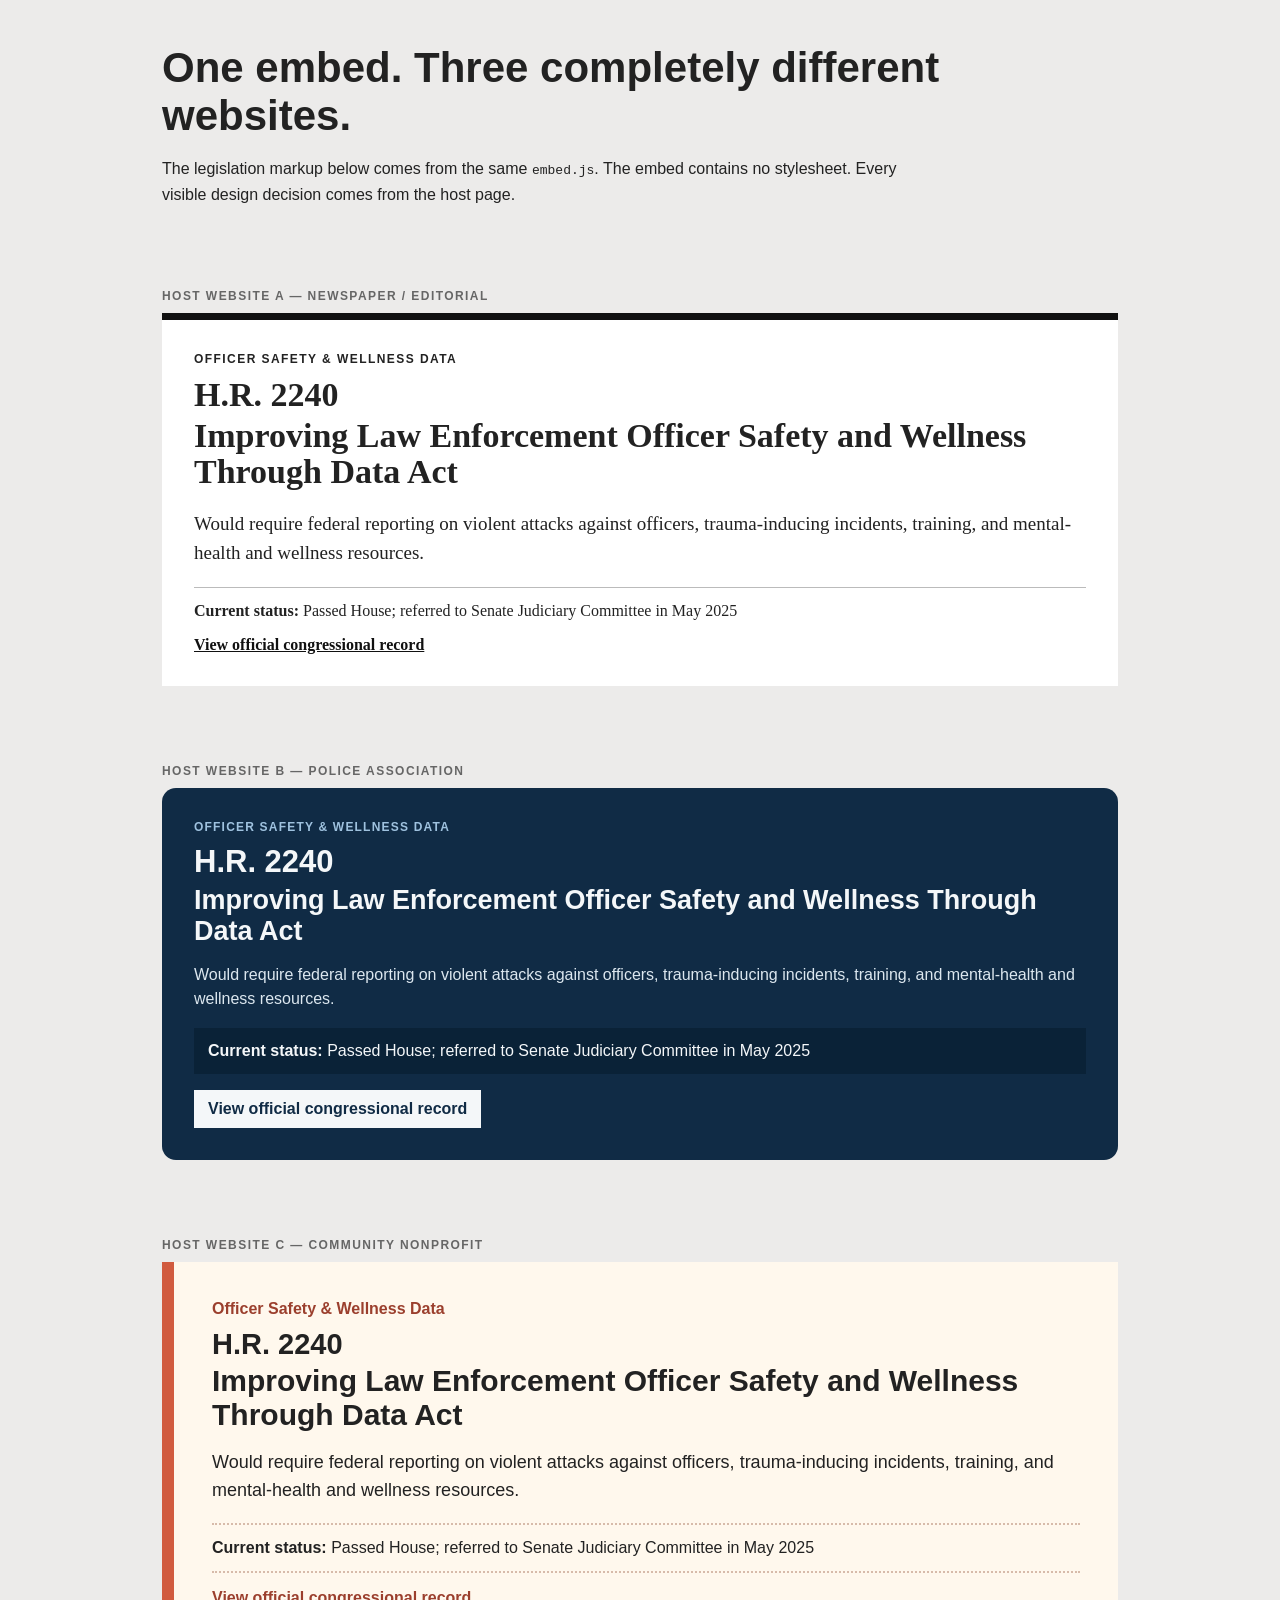
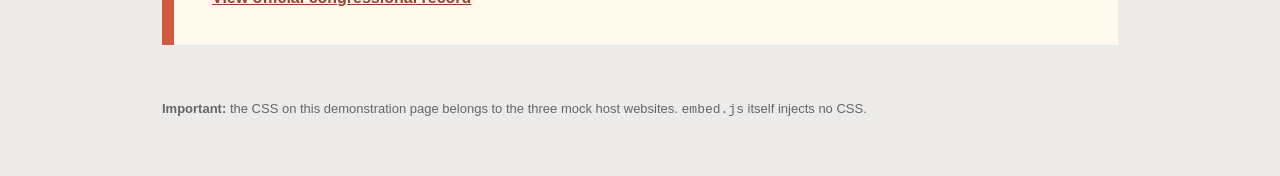
<file: embed-demo.html>
<!doctype html>
<html lang="en">
<head>
<meta charset="utf-8"><meta name="viewport" content="width=device-width,initial-scale=1">
<title>Style-Neutral Embed Demo</title>
<style>
*{box-sizing:border-box}body{margin:0;background:#ecebea;color:#222;font-family:Arial,sans-serif}.intro{max-width:1000px;margin:0 auto;padding:44px 22px}.intro h1{font-size:42px;margin:0 0 12px}.intro p{max-width:760px;line-height:1.6}.demo{max-width:1000px;margin:0 auto 34px;padding:22px}.label{font:700 12px Arial,sans-serif;text-transform:uppercase;letter-spacing:.12em;margin-bottom:10px;color:#666}

/* HOST SITE A — newspaper */
.host-a{background:#fff;padding:32px;font-family:Georgia,serif;border-top:7px solid #111}
.host-a .osw-bill__category{text-transform:uppercase;font:700 12px Arial,sans-serif;letter-spacing:.12em}
.host-a .osw-bill__number{font-size:34px;font-weight:bold;margin-top:10px}
.host-a .osw-bill__title{font-size:34px;line-height:1.05;margin:4px 0 18px}
.host-a .osw-bill__summary{font-size:19px;line-height:1.55}
.host-a .osw-bill__status{border-top:1px solid #bbb;padding-top:14px}
.host-a a{color:#111;font-weight:bold}

/* HOST SITE B — police association */
.host-b{background:#102b45;color:#f4f7f9;padding:32px;font-family:Arial,sans-serif;border-radius:14px}
.host-b .osw-bill__category{color:#9fc2df;text-transform:uppercase;letter-spacing:.1em;font-size:12px;font-weight:bold}
.host-b .osw-bill__number{font-size:31px;font-weight:900;margin-top:10px}
.host-b .osw-bill__title{font-size:27px;margin:5px 0 14px}
.host-b .osw-bill__summary{color:#dce7ef;line-height:1.55}
.host-b .osw-bill__status{background:#0a2237;padding:14px}
.host-b a{display:inline-block;background:#f4f7f9;color:#102b45;padding:10px 14px;text-decoration:none;font-weight:bold}

/* HOST SITE C — nonprofit */
.host-c{background:#fff8ed;padding:38px;font-family:"Trebuchet MS",Arial,sans-serif;border-left:12px solid #d15b3f}
.host-c .osw-bill__category{color:#9b3f2d;font-weight:bold}
.host-c .osw-bill__number{font-size:29px;font-weight:900;margin-top:10px}
.host-c .osw-bill__title{font-size:30px;line-height:1.12;margin:3px 0 16px}
.host-c .osw-bill__summary{font-size:18px;line-height:1.55}
.host-c .osw-bill__status{padding:14px 0;border-top:2px dotted #d7bbaa;border-bottom:2px dotted #d7bbaa}
.host-c a{color:#9b3f2d;font-weight:bold}
.note{font-size:13px;color:#666;max-width:1000px;margin:0 auto 60px;padding:0 22px}
</style>
</head>
<body>
<section class="intro">
<h1>One embed. Three completely different websites.</h1>
<p>The legislation markup below comes from the same <code>embed.js</code>. The embed contains no stylesheet. Every visible design decision comes from the host page.</p>
</section>

<div class="demo"><div class="label">Host website A — newspaper / editorial</div>
<section class="host-a"><div data-osw-legislation data-bill="119-hr-2240"></div></section></div>

<div class="demo"><div class="label">Host website B — police association</div>
<section class="host-b"><div data-osw-legislation data-bill="119-hr-2240"></div></section></div>

<div class="demo"><div class="label">Host website C — community nonprofit</div>
<section class="host-c"><div data-osw-legislation data-bill="119-hr-2240"></div></section></div>

<p class="note"><strong>Important:</strong> the CSS on this demonstration page belongs to the three mock host websites. <code>embed.js</code> itself injects no CSS.</p>
<script src="/embed.js"></script>
</body>
</html>
</file>
